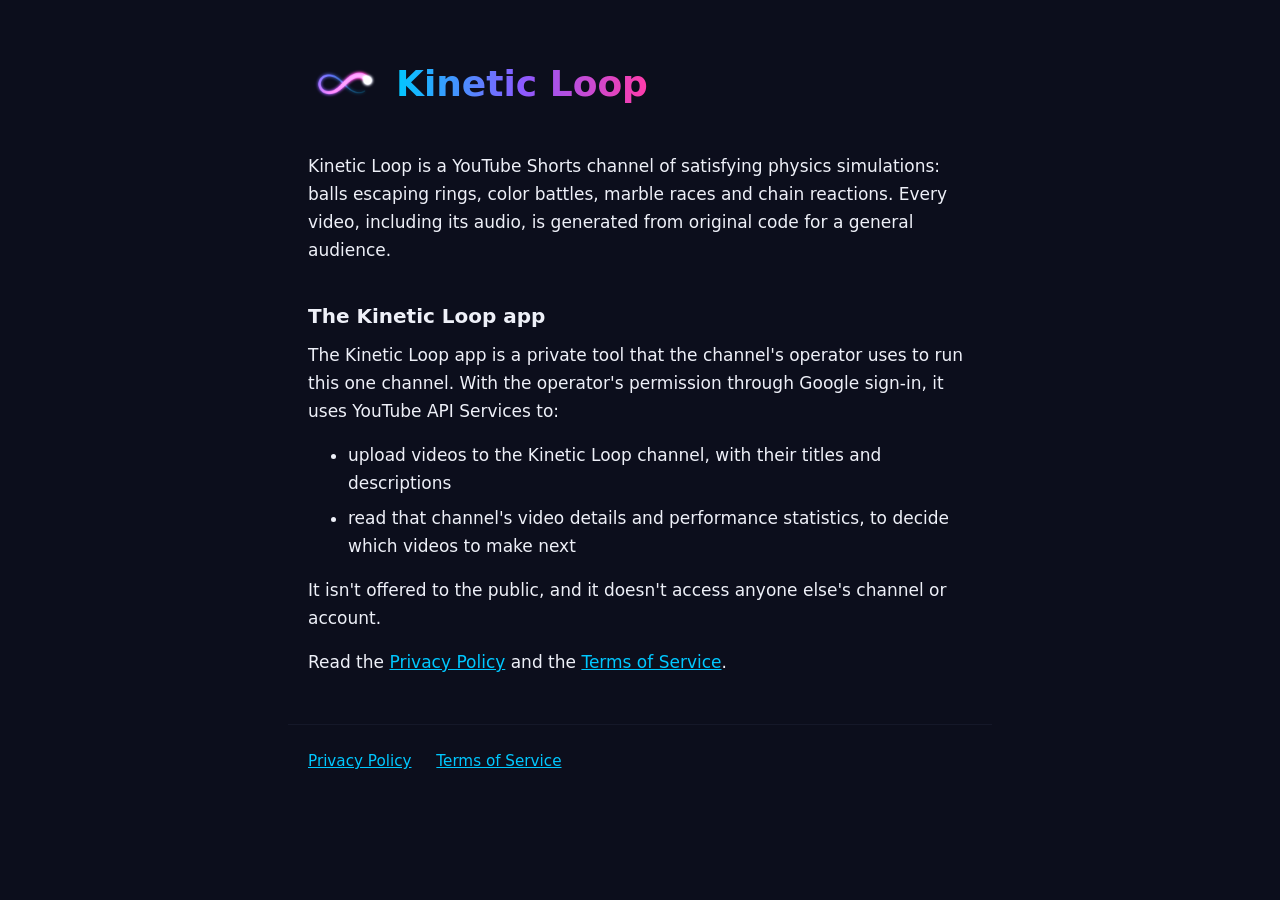
<file: index.html>
<!doctype html>
<html lang="en">
<head>
  <meta charset="utf-8">
  <meta name="viewport" content="width=device-width, initial-scale=1">
  <title>Kinetic Loop</title>
  <meta name="description" content="Kinetic Loop is a YouTube Shorts channel of original, satisfying physics simulations.">
  <link rel="stylesheet" href="style.css">
</head>
<body>
  <main>
    <div class="brand">
      <img src="avatar.png" alt="Kinetic Loop logo: an infinity-shaped trail">
      <h1>Kinetic Loop</h1>
    </div>

    <p>Kinetic Loop is a YouTube Shorts channel of satisfying physics simulations: balls escaping rings, color battles, marble races and chain reactions. Every video, including its audio, is generated from original code for a general audience.</p>

    <h2>The Kinetic Loop app</h2>
    <p>The Kinetic Loop app is a private tool that the channel's operator uses to run this one channel. With the operator's permission through Google sign-in, it uses YouTube API Services to:</p>
    <ul>
      <li>upload videos to the Kinetic Loop channel, with their titles and descriptions</li>
      <li>read that channel's video details and performance statistics, to decide which videos to make next</li>
    </ul>
    <p>It isn't offered to the public, and it doesn't access anyone else's channel or account.</p>

    <p>Read the <a href="privacy.html">Privacy Policy</a> and the <a href="terms.html">Terms of Service</a>.</p>
  </main>
  <footer>
    <a href="privacy.html">Privacy Policy</a>
    <a href="terms.html">Terms of Service</a>
  </footer>
</body>
</html>
</file>
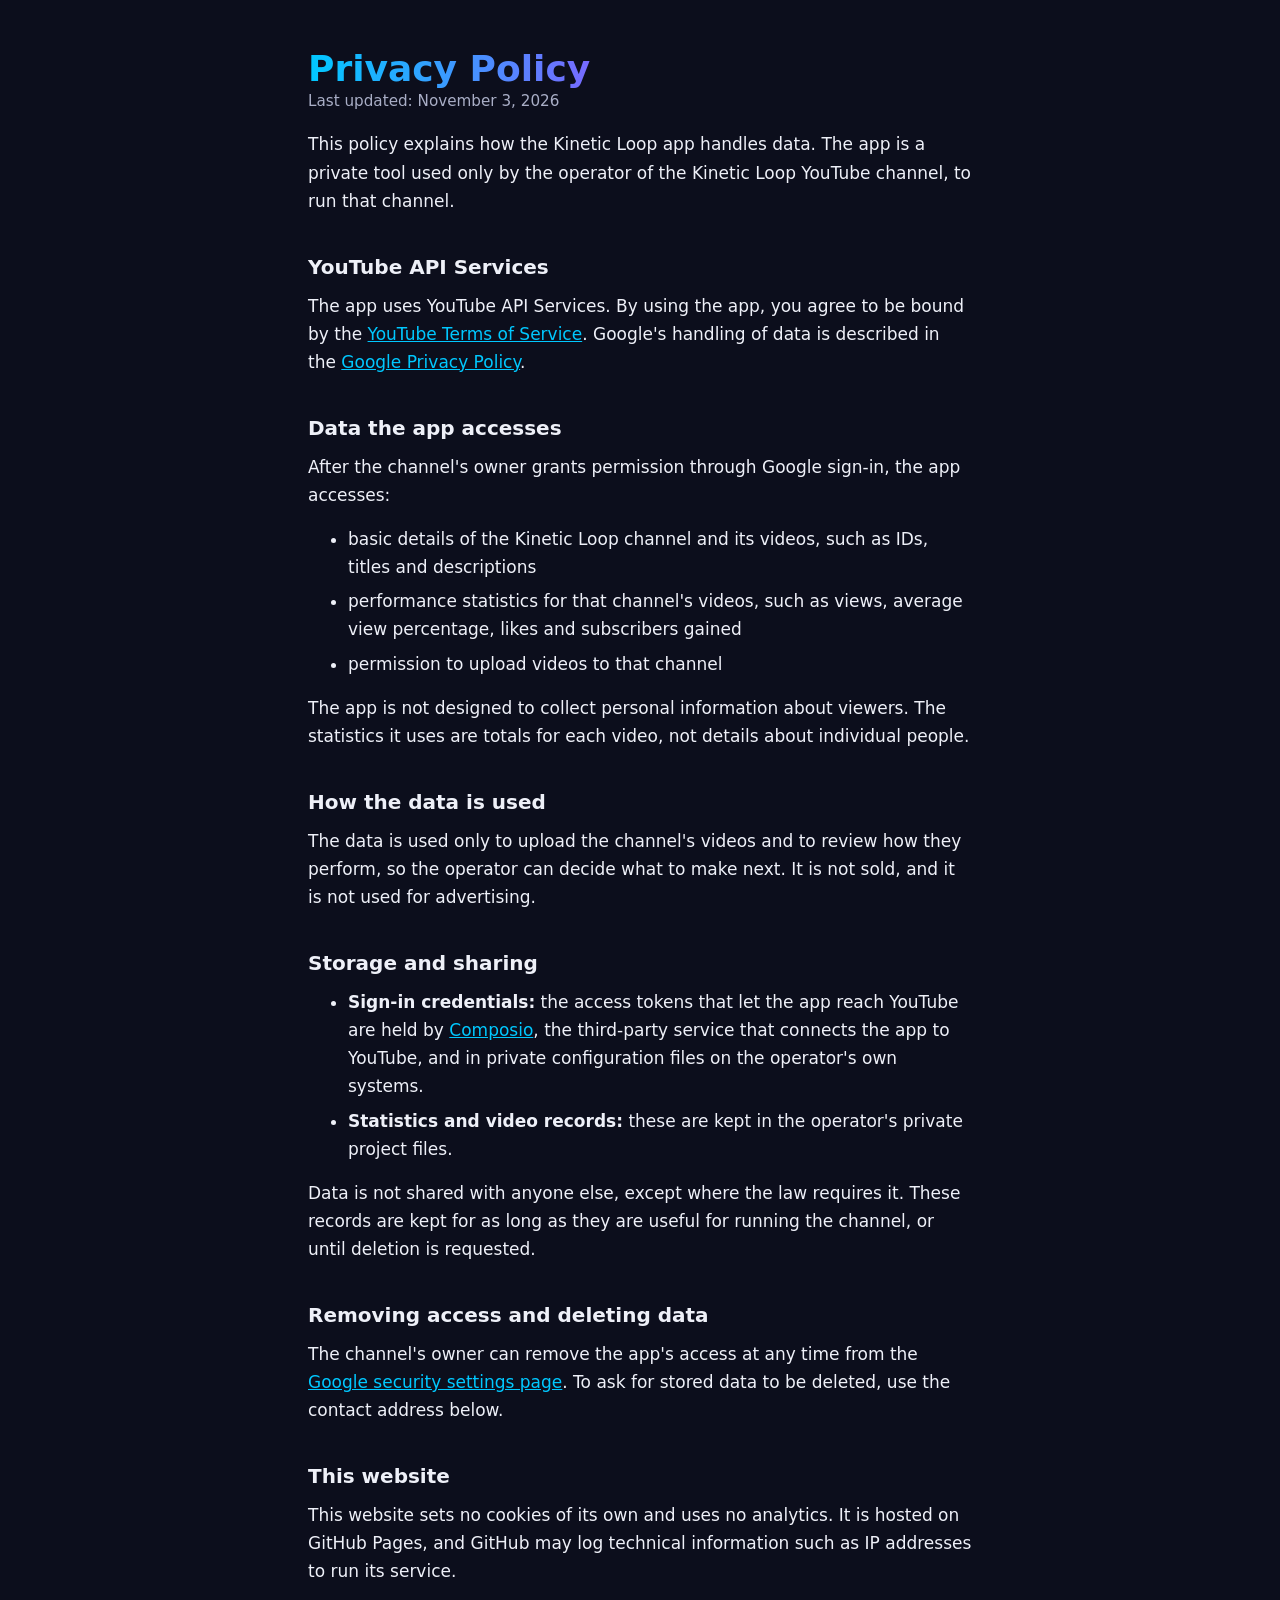
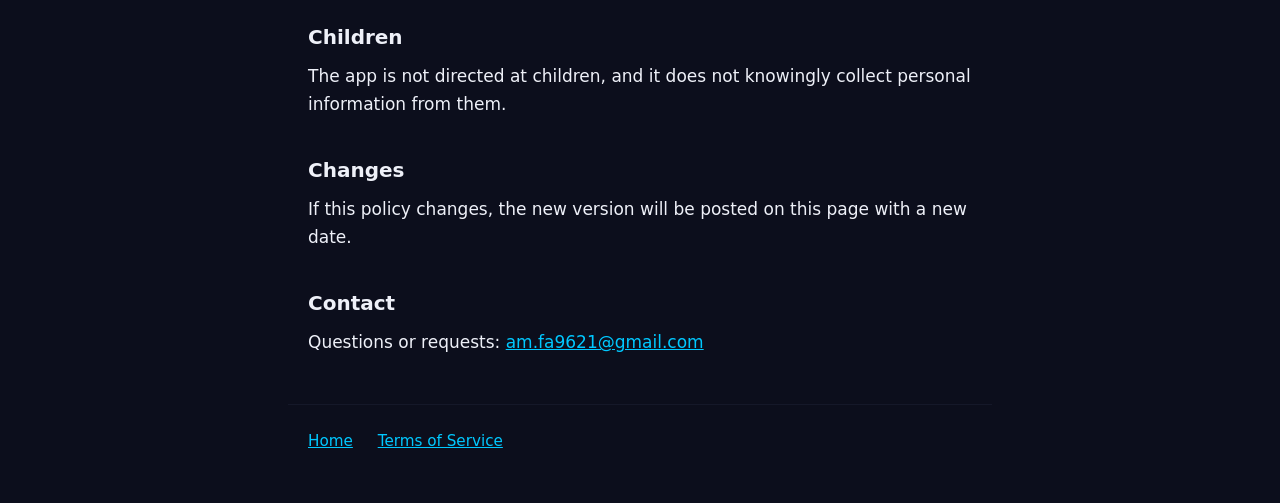
<file: privacy.html>
<!doctype html>
<html lang="en">
<head>
  <meta charset="utf-8">
  <meta name="viewport" content="width=device-width, initial-scale=1">
  <title>Privacy Policy | Kinetic Loop</title>
  <link rel="stylesheet" href="style.css">
</head>
<body>
  <main>
    <h1>Privacy Policy</h1>
    <p class="updated">Last updated: November 3, 2026</p>

    <p>This policy explains how the Kinetic Loop app handles data. The app is a private tool used only by the operator of the Kinetic Loop YouTube channel, to run that channel.</p>

    <h2>YouTube API Services</h2>
    <p>The app uses YouTube API Services. By using the app, you agree to be bound by the <a href="https://www.youtube.com/t/terms">YouTube Terms of Service</a>. Google's handling of data is described in the <a href="https://policies.google.com/privacy">Google Privacy Policy</a>.</p>

    <h2>Data the app accesses</h2>
    <p>After the channel's owner grants permission through Google sign-in, the app accesses:</p>
    <ul>
      <li>basic details of the Kinetic Loop channel and its videos, such as IDs, titles and descriptions</li>
      <li>performance statistics for that channel's videos, such as views, average view percentage, likes and subscribers gained</li>
      <li>permission to upload videos to that channel</li>
    </ul>
    <p>The app is not designed to collect personal information about viewers. The statistics it uses are totals for each video, not details about individual people.</p>

    <h2>How the data is used</h2>
    <p>The data is used only to upload the channel's videos and to review how they perform, so the operator can decide what to make next. It is not sold, and it is not used for advertising.</p>

    <h2>Storage and sharing</h2>
    <ul>
      <li><strong>Sign-in credentials:</strong> the access tokens that let the app reach YouTube are held by <a href="https://composio.dev">Composio</a>, the third-party service that connects the app to YouTube, and in private configuration files on the operator's own systems.</li>
      <li><strong>Statistics and video records:</strong> these are kept in the operator's private project files.</li>
    </ul>
    <p>Data is not shared with anyone else, except where the law requires it. These records are kept for as long as they are useful for running the channel, or until deletion is requested.</p>

    <h2>Removing access and deleting data</h2>
    <p>The channel's owner can remove the app's access at any time from the <a href="https://security.google.com/settings/security/permissions">Google security settings page</a>. To ask for stored data to be deleted, use the contact address below.</p>

    <h2>This website</h2>
    <p>This website sets no cookies of its own and uses no analytics. It is hosted on GitHub Pages, and GitHub may log technical information such as IP addresses to run its service.</p>

    <h2>Children</h2>
    <p>The app is not directed at children, and it does not knowingly collect personal information from them.</p>

    <h2>Changes</h2>
    <p>If this policy changes, the new version will be posted on this page with a new date.</p>

    <h2>Contact</h2>
    <p>Questions or requests: <a href="mailto:am.fa9621@gmail.com">am.fa9621@gmail.com</a></p>
  </main>
  <footer>
    <a href="index.html">Home</a>
    <a href="terms.html">Terms of Service</a>
  </footer>
</body>
</html>
</file>
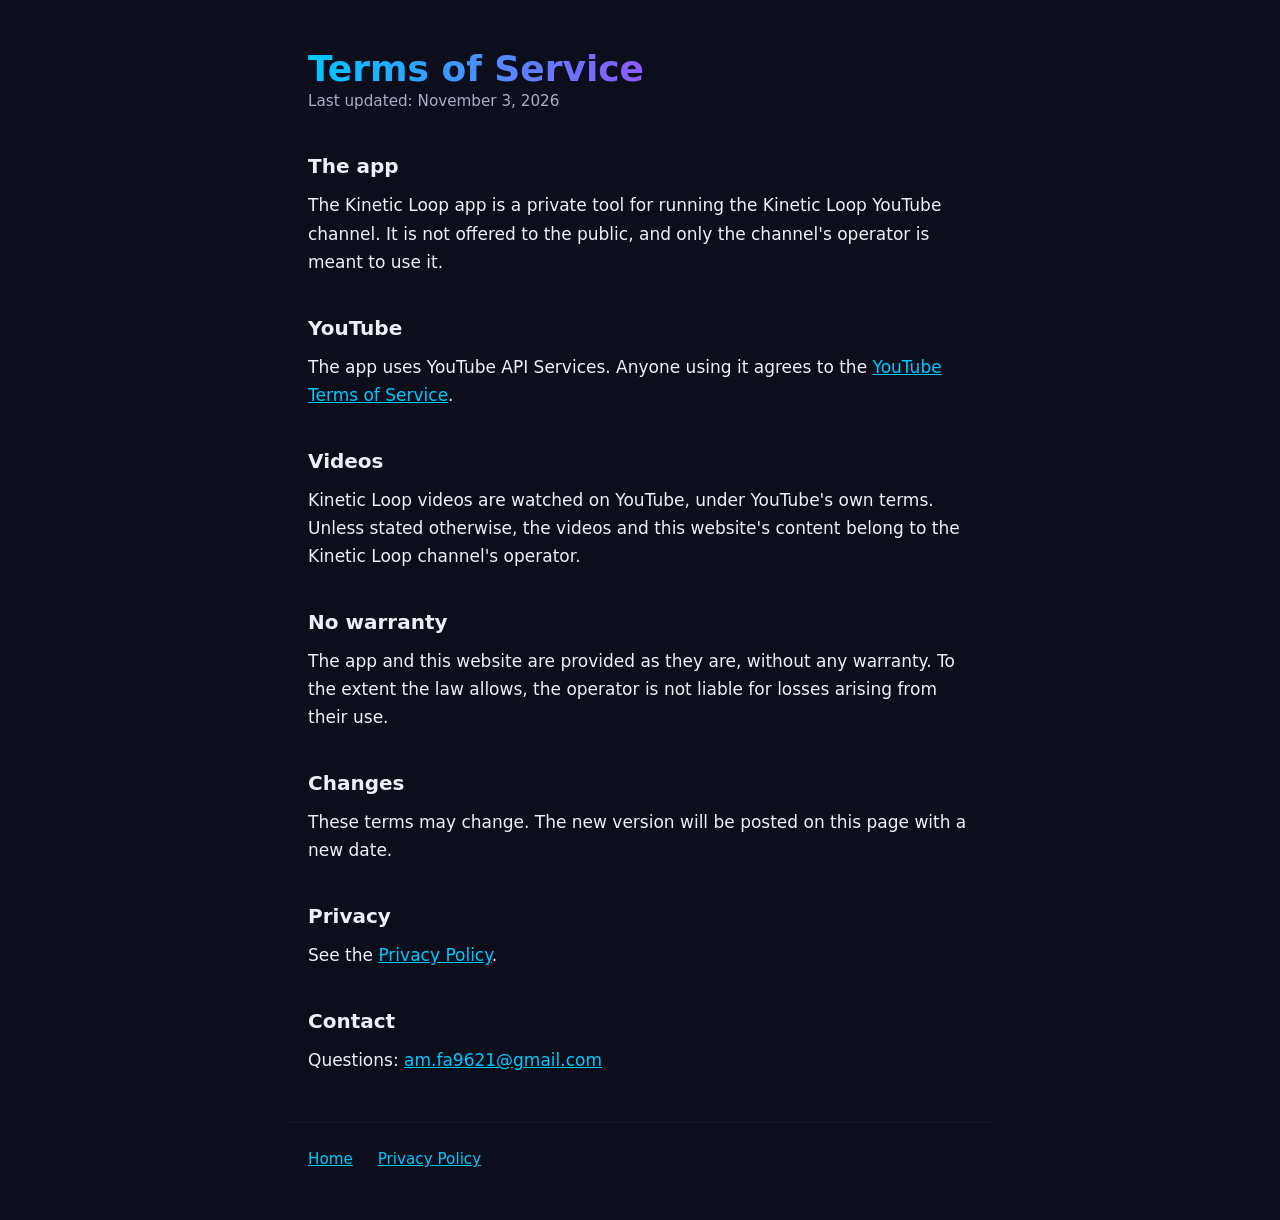
<file: terms.html>
<!doctype html>
<html lang="en">
<head>
  <meta charset="utf-8">
  <meta name="viewport" content="width=device-width, initial-scale=1">
  <title>Terms of Service | Kinetic Loop</title>
  <link rel="stylesheet" href="style.css">
</head>
<body>
  <main>
    <h1>Terms of Service</h1>
    <p class="updated">Last updated: November 3, 2026</p>

    <h2>The app</h2>
    <p>The Kinetic Loop app is a private tool for running the Kinetic Loop YouTube channel. It is not offered to the public, and only the channel's operator is meant to use it.</p>

    <h2>YouTube</h2>
    <p>The app uses YouTube API Services. Anyone using it agrees to the <a href="https://www.youtube.com/t/terms">YouTube Terms of Service</a>.</p>

    <h2>Videos</h2>
    <p>Kinetic Loop videos are watched on YouTube, under YouTube's own terms. Unless stated otherwise, the videos and this website's content belong to the Kinetic Loop channel's operator.</p>

    <h2>No warranty</h2>
    <p>The app and this website are provided as they are, without any warranty. To the extent the law allows, the operator is not liable for losses arising from their use.</p>

    <h2>Changes</h2>
    <p>These terms may change. The new version will be posted on this page with a new date.</p>

    <h2>Privacy</h2>
    <p>See the <a href="privacy.html">Privacy Policy</a>.</p>

    <h2>Contact</h2>
    <p>Questions: <a href="mailto:am.fa9621@gmail.com">am.fa9621@gmail.com</a></p>
  </main>
  <footer>
    <a href="index.html">Home</a>
    <a href="privacy.html">Privacy Policy</a>
  </footer>
</body>
</html>
</file>
<file: style.css>
:root {
  --navy: #0c0e1c;
  --panel: #151829;
  --text: #eef0f8;
  --muted: #a9aec6;
  --cyan: #00c8ff;
  --violet: #8c5aff;
  --pink: #ff3caa;
}

* { box-sizing: border-box; }

body {
  margin: 0;
  background: var(--navy);
  color: var(--text);
  font: 17px/1.65 system-ui, -apple-system, "Segoe UI", Roboto, sans-serif;
}

main {
  max-width: 44rem;
  margin: 0 auto;
  padding: 3rem 1.25rem 2rem;
}

.brand {
  display: flex;
  align-items: center;
  gap: 1rem;
  margin-bottom: 2rem;
}

.brand img {
  width: 72px;
  height: 72px;
  border-radius: 50%;
}

h1 {
  margin: 0;
  font-size: 2.25rem;
  line-height: 1.15;
  background: linear-gradient(90deg, var(--cyan), var(--violet), var(--pink));
  -webkit-background-clip: text;
  background-clip: text;
  color: transparent;
}

h2 {
  margin: 2.25rem 0 0.5rem;
  font-size: 1.25rem;
}

p, ul { margin: 0 0 1rem; }

li { margin-bottom: 0.4rem; }

a { color: var(--cyan); }

.updated { color: var(--muted); font-size: 0.95rem; }

footer {
  max-width: 44rem;
  margin: 0 auto;
  padding: 1.5rem 1.25rem 3rem;
  border-top: 1px solid var(--panel);
  color: var(--muted);
  font-size: 0.95rem;
}

footer a { margin-right: 1.25rem; }
</file>
